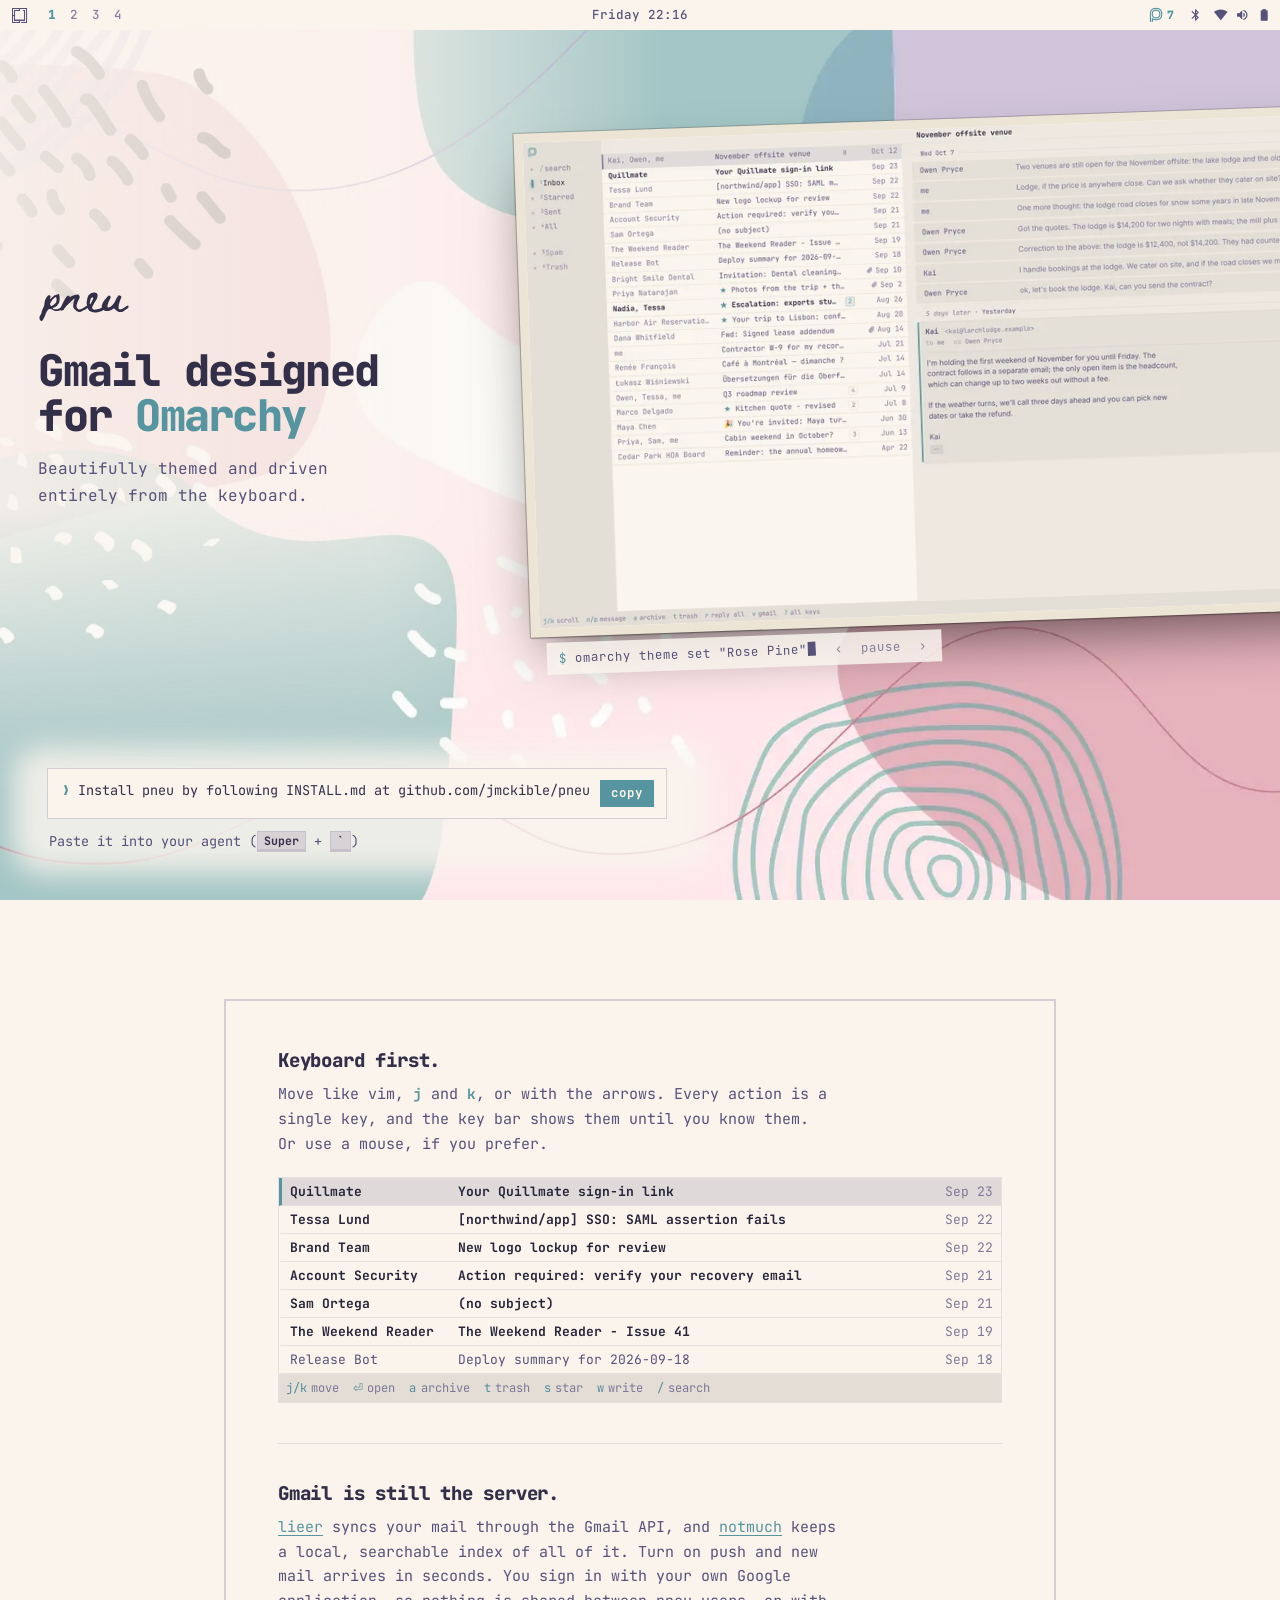
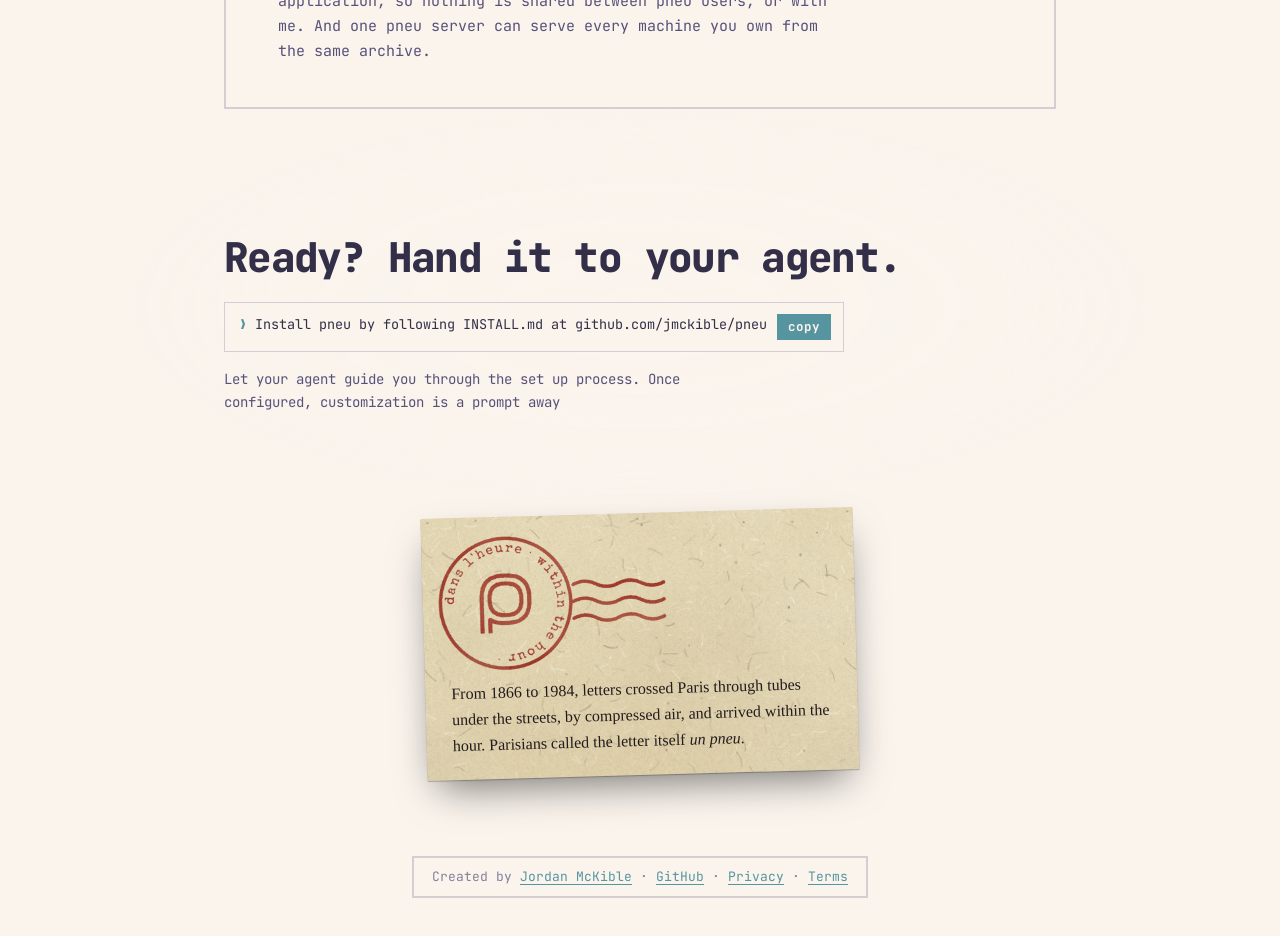
<file: index.html>
<!doctype html>
<html lang="en">
<head>
<meta charset="utf-8">
<meta name="viewport" content="width=device-width, initial-scale=1">
<title>pneu · Gmail designed for Omarchy</title>
<meta name="description" content="A Gmail-native mail client for Omarchy that runs entirely on your own computer.">
<meta property="og:type" content="website">
<meta property="og:site_name" content="pneu">
<meta property="og:title" content="pneu">
<meta property="og:description" content="A Gmail-native mail client for Omarchy that runs entirely on your own computer.">
<meta property="og:url" content="https://pneu.mckible.com/">
<meta property="og:image" content="https://pneu.mckible.com/social.jpg">
<meta property="og:image:width" content="1280">
<meta property="og:image:height" content="640">
<meta property="og:image:alt" content="The pneu postmark stamped in red on manila paper, beside the name pneu in pen">
<meta name="twitter:card" content="summary_large_image">
<meta name="color-scheme" content="dark light">
<link rel="icon" href="favicon.svg" type="image/svg+xml">
<link rel="preload" href="fonts/jbmono.woff2" as="font" type="font/woff2" crossorigin>
<link rel="stylesheet" href="style.css">
</head>
<body>

<!-- The wallpaper: two layers so a theme change can cross-fade. -->
<div class="wall" aria-hidden="true">
  <picture class="layer on">
    <source media="(prefers-color-scheme: light)" srcset="themes/rose-pine-wall-s.webp 900w, themes/rose-pine-wall.webp 1920w" sizes="100vw">
    <img srcset="themes/tokyo-night-wall-s.webp 900w, themes/tokyo-night-wall.webp 1920w" sizes="100vw" src="themes/tokyo-night-wall.webp" alt="" fetchpriority="high">
  </picture>
  <picture class="layer"><img alt=""></picture>
</div>

<!-- The bar: an Omarchy top bar, drawn. Its pneu widget is fixture data. -->
<header class="bar">
  <div class="bar-l">
    <span class="logo" aria-hidden="true">&#xe900;</span>
    <nav class="ws" aria-label="Sections">
      <a href="#top" class="on">1</a><a href="#why">2</a><a href="#ready">3</a><a href="#histoire">4</a>
    </nav>
  </div>
  <div class="bar-c"><span class="clock">Tuesday 13:42</span></div>
  <div class="bar-r">
    <button class="pw" type="button" aria-describedby="pw-tip"><span class="pw-mark" aria-hidden="true">&#xe000;</span><span class="pw-n">7</span><span class="sr"> unread</span></button>
    <div class="tip" id="pw-tip" role="tooltip">7 unread · Tessa, Sam, Nadia +4</div>
    <span class="ico" aria-hidden="true">&#xf00af;</span>
    <span class="ico" aria-hidden="true">&#xf0928;</span>
    <span class="ico" aria-hidden="true">&#xf057e;</span>
    <span class="ico" aria-hidden="true">&#xf0079;</span>
  </div>
</header>

<main>

<!-- Workspace 1: the words on the desktop, and pneu's picture laid on it. -->
<section class="hero" id="top">
  <!-- The ground: veil, words, picture and prompt. A theme change wipes a
       copy of it, in the next theme, across this one (desk.js). -->
  <div class="ground">
  <div class="words">
    <span class="name"><svg viewBox="-16.6 -56.7 264.9 90.2" role="img" aria-label="pneu"><path fill="currentColor" d="M57.7 -14.5Q59.9 -16.3 61.6 -16Q63.2 -15.6 63.2 -12.8Q63.2 -11.9 62.8 -11Q62.4 -10.1 61.9 -9.5Q61.4 -8.8 60.4 -8Q59.4 -7.1 58.9 -6.7Q58.3 -6.3 57.2 -5.6Q56 -4.8 55.7 -4.6Q53.4 -3 50.8 -2Q48.9 -1.1 43.9 -0.1Q38.8 0.9 35.9 0.9Q33.5 0.9 29.2 -0.8Q24.9 -2.4 21.9 -3.8Q18.8 -5.2 18.8 -4.9Q18.8 -4.9 18.1 -4.9Q17.4 -4.9 16.6 -5Q15.7 -5.1 14.1 -4.1Q12.5 -3 10.8 -0.8Q8.3 2.3 6.3 7.7Q4.3 13 3.5 14.4Q2.5 16.4 1.4 19Q0.4 21.6 -0.6 23.4Q-1.6 25.2 -3.3 27.2Q-4.8 29 -5.7 29.4Q-6.5 29.8 -8.5 29Q-10.9 28.1 -11.9 24.4Q-13 20.6 -12.3 17.8Q-11.9 16.1 -9.9 13.2Q-8 10.4 -7.5 9.1Q-6.9 7.5 -6.2 4.3Q-5.5 1.1 -5 -0.2Q-4.3 -2.3 -2.4 -6.2Q-0.5 -10 0.2 -11.9Q1.2 -14.7 1.7 -18.8Q2.1 -22.9 2.8 -26.6Q3.4 -30.3 5.1 -33.2Q5.3 -33.6 5.7 -34.4Q6.1 -35.1 6.5 -35.8Q6.8 -36.4 7.3 -37.2Q7.8 -38.1 8.2 -38.8Q8.7 -39.4 9.2 -40.2Q9.8 -41 10.4 -41.6Q10.9 -42.2 11.5 -42.8Q12.1 -43.3 12.8 -43.7Q13.4 -44.1 14 -44.3Q17.6 -45.3 19.2 -43Q20.8 -40.6 19 -37.7Q16.4 -33.4 17.9 -33.7Q19.4 -34.2 22.8 -37.6Q26.8 -41.6 30.3 -43.7Q33.8 -45.8 38.4 -46.6Q42.8 -47.4 43 -47.7Q43.4 -47.8 43.8 -47.2Q44.2 -46.6 44.6 -45.5Q44.9 -44.4 45.2 -43Q45.4 -41.5 45.6 -40Q45.8 -38.5 45.8 -37.1Q45.7 -23.2 41.8 -19Q39.4 -16.5 38.1 -14.2Q37.7 -13.3 37.2 -13Q36.6 -12.7 36.2 -12.8Q35.9 -12.8 35.2 -12.6Q34.5 -12.4 34 -11.6Q32.6 -10.1 31 -10.1Q29.7 -10 27.7 -8.8Q25.6 -7.5 25.6 -6.7Q25.6 -6.4 26.7 -5.9Q27.7 -5.4 29.2 -5Q30.7 -4.5 32.3 -4.2Q33.9 -3.9 35 -3.9Q36.7 -3.9 39.1 -4.4Q40 -4.8 41.3 -5.2Q42.6 -5.7 43.7 -6.1Q44.8 -6.5 45.5 -6.9Q53.2 -10.9 57.7 -14.5ZM22.5 -13.3Q24.8 -13.3 29.6 -17.5Q34.4 -21.6 35.6 -24.4Q36.9 -27.6 37 -31.4Q37.2 -35.2 36 -37.4Q34.8 -39.5 33.7 -39.2Q32.5 -38.8 28.5 -34.9Q24.7 -31.5 21.5 -26.3Q18.2 -21.1 18.2 -18.7Q18.4 -16.8 19.8 -15.1Q21.2 -13.3 22.5 -13.3ZM51 -13.8Q52.6 -16.5 57.2 -26.2Q61.9 -35.8 65.2 -39.7Q65.7 -40.4 66.2 -41Q67.5 -42.3 69.6 -43Q71.7 -43.6 73.3 -42.8Q74 -42.4 74.2 -40.7Q74.5 -39 75 -38.9Q75.7 -38.8 78.3 -40.7Q83 -43.9 92.8 -46Q96.8 -47 98 -46.8Q99.2 -46.6 101.1 -45Q103.3 -42.7 103.5 -39.4Q103.6 -36.1 101.2 -33.2Q99.6 -30.7 96.9 -23.3Q94.2 -15.9 94.2 -13.1Q94.2 -11.1 95.5 -8.8Q96.8 -6.4 98.8 -4.9Q100.8 -3.3 102.3 -3.3Q104.8 -3.3 112.5 -7.3Q120.2 -11.3 124.6 -14.9Q127.8 -17.4 129.2 -17.2Q130.7 -17.1 130.7 -14.3Q130.7 -13.1 129.6 -11.6Q128.6 -10 126.8 -8.3Q125.1 -6.7 122.7 -5.1Q120.2 -3.4 117.8 -2.4Q111.2 0.7 108.2 2.1Q103.2 4.4 99.4 3.4Q95.6 2.4 90.3 -2.8Q86.2 -7 85.4 -8.6Q84.7 -10.1 84.7 -14.5Q84.7 -20.9 87 -27.8Q89 -34.7 88.5 -35.3Q88 -35.9 80.5 -28.9Q73 -21.8 65.8 -14Q58.5 -6.1 58.5 -4.9Q58.5 -3.9 57.3 -2.7Q56 -1.5 54.2 -0.8Q52.4 0 51 -0.3Q48.8 -0.6 47.8 -3.9Q47.1 -6.1 47.6 -7.8Q48.1 -9.5 51 -13.8ZM172.4 -11.2Q174.6 -13 176.2 -12.7Q177.9 -12.3 177.9 -9.5Q178 -8.6 177.6 -7.7Q177.1 -6.8 176.6 -6.2Q176.1 -5.5 175.2 -4.7Q174.2 -3.9 173.6 -3.5Q173 -3.1 171.9 -2.4Q170.7 -1.6 170.5 -1.4Q168.1 0.2 165.6 1.3Q165.4 1.4 165.1 1.6Q164.7 1.7 164.3 1.9Q163.9 2 163.5 2.2Q163.1 2.3 162.9 2.4L162.6 2.5Q156.5 5 149.5 5.4Q142.3 5.8 139 4.1Q138.6 3.9 135.8 2.7Q133 1.5 131.8 0.6Q129.5 -0.9 127.4 -5.9Q123.5 -14.9 123.5 -21.8Q123.5 -26 125 -32.8Q125.1 -33.2 125.4 -34.5Q125.6 -35.8 125.8 -36.5Q126 -37.1 126.3 -38.2Q126.6 -39.4 126.9 -40.2Q127.2 -41 127.6 -41.9Q128 -42.7 128.4 -43.4Q130.5 -46.3 131.8 -47.6Q137.2 -53.2 145.5 -52.6Q154.1 -51.9 154.8 -46.9Q155.4 -43 154.4 -38.9Q153.3 -34.7 151.8 -32Q150.2 -29.3 147.5 -25Q144.7 -20.7 143.5 -18.4Q139.1 -10.1 139.1 -8.5Q139.1 -7.2 141.6 -4.8Q143.2 -3.3 144.5 -3Q145.7 -2.7 149 -3.3Q154.2 -4 160.3 -5.8Q162.6 -6.6 167 -8.5Q171.4 -10.4 172.4 -11.2ZM133.6 -18.3Q134.5 -18.3 138.6 -26.1Q142.6 -33.9 142.6 -35.5Q142.6 -37.4 140.6 -38Q138.5 -38.5 137.3 -37Q136.3 -35.8 135.3 -33.4Q134.3 -31 133.7 -28.5Q133.2 -26 132.8 -23.7Q132.4 -21.4 132.6 -19.9Q132.8 -18.3 133.6 -18.3ZM238.8 -13.4Q241.1 -15.2 242.7 -14.9Q244.3 -14.6 244.3 -11.7Q244.3 -10.8 243.9 -9.9Q243.6 -9 243.1 -8.4Q242.6 -7.8 241.6 -7Q240.6 -6.1 240 -5.7Q239.4 -5.3 238.3 -4.6Q237.1 -3.8 236.8 -3.6Q229.8 1.3 229.5 1.6Q228.9 2.2 226.6 2.9Q224.2 3.6 222.9 3.6Q221.2 4.1 219.9 4.1Q218.6 4.1 217 3.7Q215.3 3.2 214.6 2.9Q213.8 2.6 213.3 2.4Q210.6 1.1 205.9 -3.3L202 -7L197 -3.3Q191.8 0.2 185.8 1Q180.6 1.5 176 -0.1Q171.4 -1.7 168.8 -5.7Q166.1 -9.6 167.2 -15.1Q168.4 -20.9 173 -27.9Q177.5 -34.8 182.6 -39.7Q186.5 -43.4 188.8 -43.4Q189.9 -43.4 191.8 -41.4Q193.1 -40 193.1 -39.1Q193 -38.2 191.5 -35.4Q179.2 -11.3 185.1 -9.2L185.9 -9.1Q190 -8.5 197.2 -15.9Q204.4 -23.3 207.2 -30.9Q209.3 -36 212.3 -40.1Q214.9 -43.7 216.1 -44.2Q217.3 -44.6 220.6 -42.9Q223.4 -41.4 223.6 -39.5Q223.8 -37.6 221.5 -33.4Q220.4 -31.7 219.8 -29.6Q219 -27.6 218.6 -26Q218.4 -25.5 218.1 -24.1Q217.8 -22.8 217.5 -21.9Q216.9 -19.4 216.4 -17.8Q215.4 -13.6 215.4 -9.9Q215.4 -6.1 216.6 -4.9Q217.6 -3.9 220.9 -3.7Q221.4 -3.9 223.6 -4.7Q225.8 -5.4 226.6 -5.8Q234.3 -9.8 238.8 -13.4Z"/></svg></span>
    <h1>Gmail designed for <span class="acc">Omarchy</span></h1>
    <p class="sub">Beautifully themed and driven entirely from the keyboard.</p>
  </div>

  <figure class="photo">
    <div class="print">
      <div class="stack">
        <picture class="layer on">
          <source media="(max-width: 560px) and (prefers-color-scheme: light)" srcset="themes/rose-pine-narrow.webp">
          <source media="(max-width: 560px)" srcset="themes/tokyo-night-narrow.webp">
          <source media="(prefers-color-scheme: light)" srcset="themes/rose-pine-app-s.webp 900w, themes/rose-pine-app.webp 2000w" sizes="(max-width: 980px) 100vw, 66vw">
          <img class="shot" srcset="themes/tokyo-night-app-s.webp 900w, themes/tokyo-night-app.webp 2000w" sizes="(max-width: 980px) 100vw, 66vw" src="themes/tokyo-night-app.webp" alt="A screenshot of pneu: the eight-message thread “November offsite venue” beside the inbox, in the current Omarchy theme" fetchpriority="high">
        </picture>
        <picture class="layer"><img class="shot" alt=""></picture>
        <i class="mk" data-k="tl"></i><i class="mk" data-k="tr"></i><i class="mk" data-k="bl"></i><i class="mk" data-k="br"></i>
      </div>
    </div>
    <figcaption class="cap">
      <span class="sh"><span class="dollar">$</span> <span class="typed">omarchy theme set "Tokyo Night"</span><span class="caret"></span></span>
      <span class="ctl">
        <button type="button" class="prev" aria-label="Previous theme">‹</button>
        <button type="button" class="pause" aria-label="Pause the theme cycle" aria-pressed="false">pause</button>
        <button type="button" class="next" aria-label="Next theme">›</button>
      </span>
    </figcaption>
  </figure>

  <div class="act">
    <div class="prompt">
      <code><span class="ps" aria-hidden="true">❯ </span><span class="cmd">Install pneu by following INSTALL.md at <wbr>github.com/jmckible/pneu</span></code>
      <button class="copy" type="button">copy</button>
    </div>
    <p class="note">Paste it into your agent (<kbd class="key">Super</kbd> + <kbd class="key">`</kbd>)</p>
  </div>
  </div>
  <span class="sweep" aria-hidden="true"></span>
</section>

<!-- Workspace 2: one window, two short sections. -->
<section class="win pitches" id="why" aria-label="What pneu is">
  <div class="kb">
    <h2>Keyboard first.</h2>
    <p>Move like vim, <kbd>j</kbd> and <kbd>k</kbd>, or with the arrows. Every action is a single key, and the key bar shows them until you know them.</p>
    <p>Or use a mouse, if you prefer.</p>
        <!-- Drawn, not recorded: pneu's list and key bar in the page's theme, scripted. -->
    <div class="kdemo" aria-hidden="true">
      <div class="kwin">
        <ol class="krows">
          <li class="cursor"></li>
          <li class="row unread"><span class="authors">Quillmate</span><span class="subject">Your Quillmate sign-in link</span><span></span><span class="date">Sep 23</span></li>
          <li class="row unread"><span class="authors">Tessa Lund</span><span class="subject">[northwind/app] SSO: SAML assertion fails</span><span></span><span class="date">Sep 22</span></li>
          <li class="row unread"><span class="authors">Brand Team</span><span class="subject">New logo lockup for review</span><span></span><span class="date">Sep 22</span></li>
          <li class="row unread"><span class="authors">Account Security</span><span class="subject">Action required: verify your recovery email</span><span></span><span class="date">Sep 21</span></li>
          <li class="row unread"><span class="authors">Sam Ortega</span><span class="subject">(no subject)</span><span></span><span class="date">Sep 21</span></li>
          <li class="row unread"><span class="authors">The Weekend Reader</span><span class="subject">The Weekend Reader - Issue 41</span><span></span><span class="date">Sep 19</span></li>
          <li class="row"><span class="authors">Release Bot</span><span class="subject">Deploy summary for 2026-09-18</span><span></span><span class="date">Sep 18</span></li>
          <li class="row unread attach"><span class="authors">Bright Smile Dental</span><span class="subject">Invitation: Dental cleaning</span><span></span><span class="date">Sep 10</span></li>
          <li class="row flagged attach"><span class="authors">Priya Natarajan</span><span class="subject">Photos from the trip + a few videos</span><span></span><span class="date">Sep 2</span></li>
          <li class="row unread flagged"><span class="authors">Nadia Holt, Tessa Lund</span><span class="subject">Escalation: exports stuck in queue</span><span class="count">2</span><span class="date">Aug 26</span></li>
        </ol>
        <div class="kbar">
          <p class="keys"><span class="h" data-learn="jk"><kbd>j/k</kbd>move</span><span class="h"><kbd>⏎</kbd>open</span><span class="h" data-learn="a"><kbd>a</kbd>archive</span><span class="h"><kbd>t</kbd>trash</span><span class="h"><kbd>s</kbd>star</span><span class="h"><kbd>w</kbd>write</span><span class="h"><kbd>/</kbd>search</span><span class="h"><kbd>?</kbd>all keys</span></p>
          <span class="status">Archived · z to undo<span class="undo">Undo</span></span>
        </div>
      </div>
      <div class="press"><kbd class="cap"></kbd></div>
    </div>
  </div>
  <div class="how">
    <h2>Gmail is still the server.</h2>
    <p><a href="https://github.com/gauteh/lieer">lieer</a> syncs your mail through the Gmail API, and <a href="https://notmuchmail.org/">notmuch</a> keeps a local, searchable index of all of it. Turn on push and new mail arrives in seconds. You sign in with your own Google application, so nothing is shared between pneu users, or with me. And one pneu server can serve every machine you own from the same archive.</p>
  </div>
</section>

<!-- Workspace 3: the close, back on the desktop. -->
<section class="ready" id="ready">
  <h2>Ready? Hand it to your agent.</h2>
  <div class="prompt">
    <code><span class="ps" aria-hidden="true">❯ </span><span class="cmd">Install pneu by following INSTALL.md at <wbr>github.com/jmckible/pneu</span></code>
    <button class="copy" type="button">copy</button>
  </div>
  <p class="note">Let your agent guide you through the set up process. Once configured, customization is a prompt away</p>
</section>

<!-- Workspace 4: the one piece of paper on the desk. -->
<section class="histoire" id="histoire">
  <article class="card">
    <img class="stamp" src="img/stamp-inked.webp" width="750" height="450" loading="lazy" alt="The pneu postmark: a p drawn as a pneumatic tube, ringed by “dans l'heure · within the hour”">
    <p>From 1866 to 1984, letters crossed Paris through tubes under the streets, by compressed air, and arrived within the hour. Parisians called the letter itself <em>un pneu</em>.</p>
  </article>
</section>

</main>

<footer class="foot">
  <nav class="win">Created by <a href="https://jordan.mckible.com">Jordan McKible</a> · <a href="https://github.com/jmckible/pneu">GitHub</a> · <a href="privacy/">Privacy</a> · <a href="terms/">Terms</a></nav>
</footer>

<script src="themes.js"></script>
<script src="desk.js"></script>
</body>
</html>
</file>
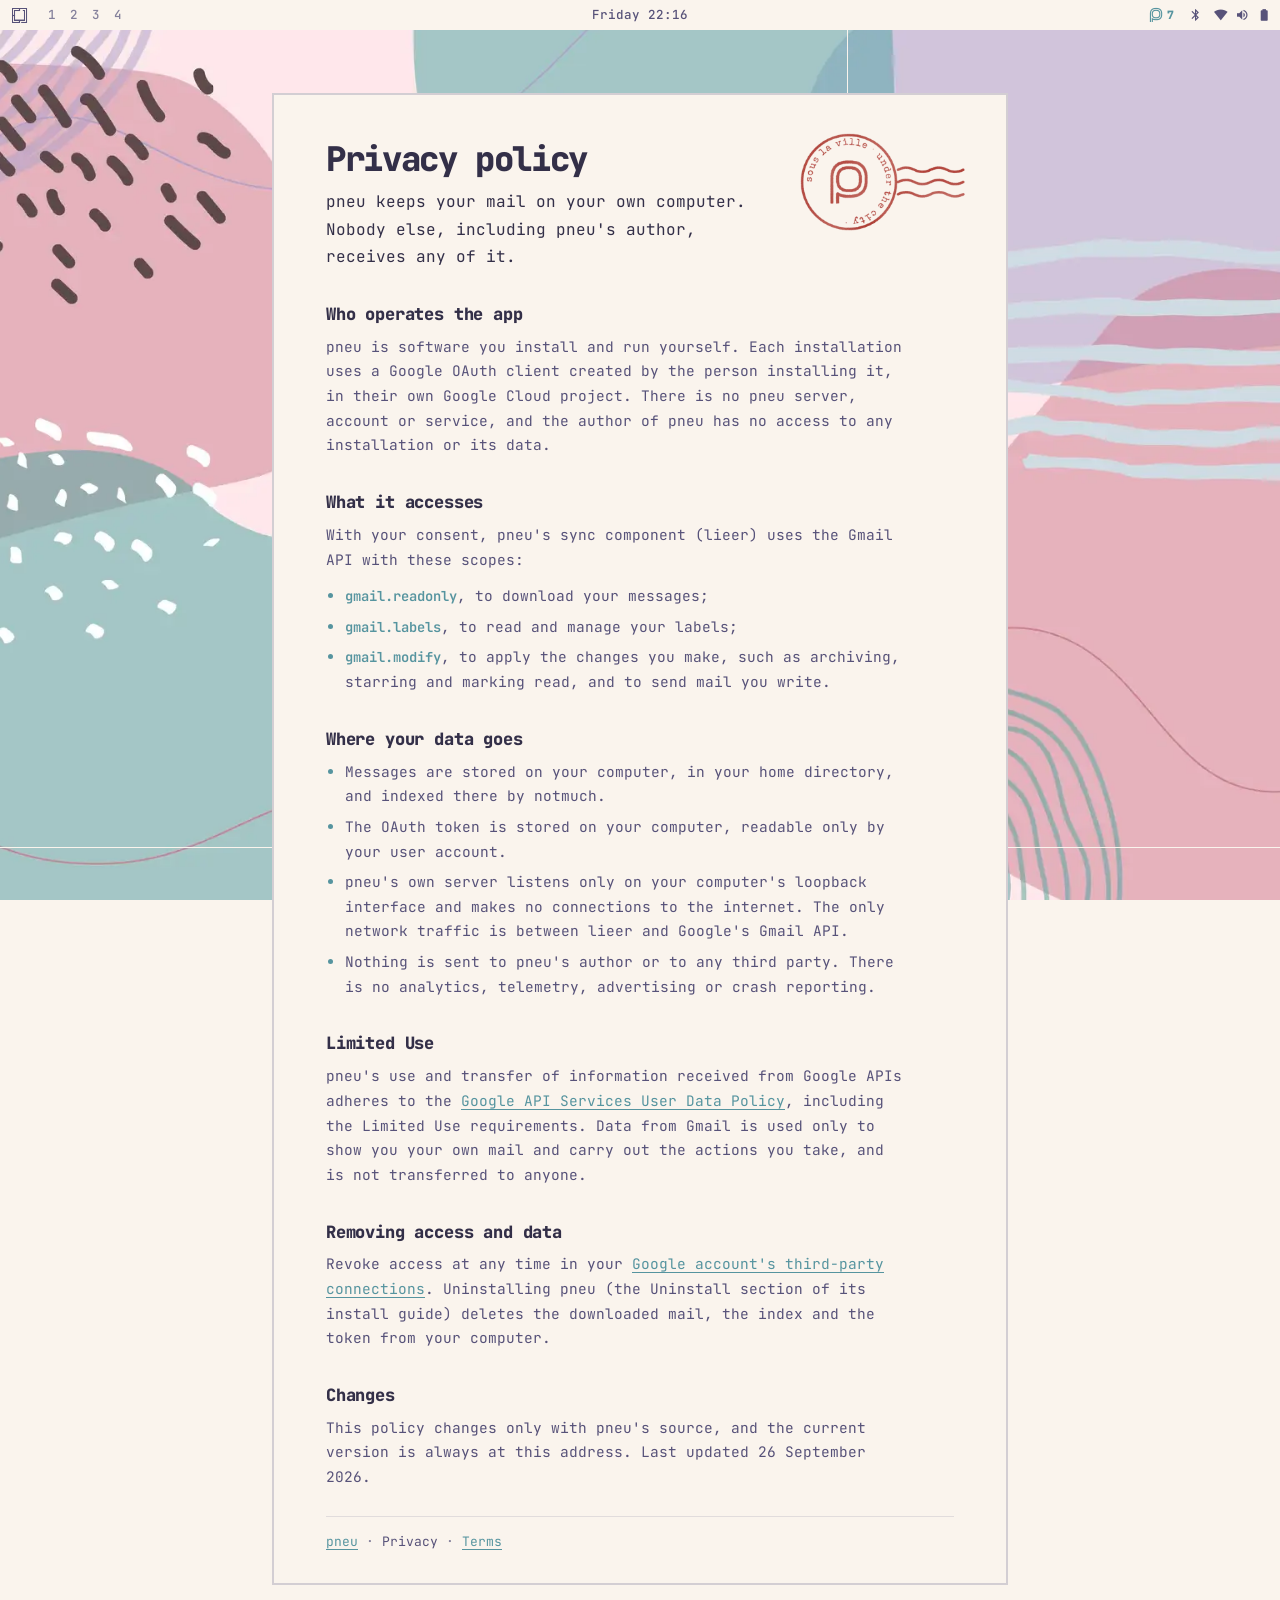
<file: privacy/index.html>
<!doctype html>
<html lang="en">
<head>
<meta charset="utf-8">
<meta name="viewport" content="width=device-width, initial-scale=1">
<title>pneu privacy</title>
<meta name="description" content="pneu keeps your Gmail on your own computer and sends it nowhere else.">
<meta property="og:type" content="website">
<meta property="og:site_name" content="pneu">
<meta property="og:title" content="pneu privacy">
<meta property="og:description" content="pneu keeps your Gmail on your own computer and sends it nowhere else.">
<meta property="og:url" content="https://pneu.mckible.com/privacy/">
<meta property="og:image" content="https://pneu.mckible.com/social.jpg">
<meta property="og:image:width" content="1280">
<meta property="og:image:height" content="640">
<meta property="og:image:alt" content="The pneu postmark stamped in red on manila paper, beside the name pneu in pen">
<meta name="twitter:card" content="summary_large_image">
<meta name="color-scheme" content="dark light">
<link rel="icon" href="../favicon.svg" type="image/svg+xml">
<link rel="preload" href="../fonts/jbmono.woff2" as="font" type="font/woff2" crossorigin>
<link rel="stylesheet" href="../style.css">
<!-- The theme: the last one seen on the home page, else Tokyo Night (Rose
     Pine on a light system). Set before the first paint. -->
<script src="../themes.js"></script>
<script src="../reading.js"></script>
</head>
<body class="reading">

<div class="wall" aria-hidden="true"><img class="wall-img" alt=""></div>

<header class="bar">
  <div class="bar-l">
    <span class="logo" aria-hidden="true">&#xe900;</span>
    <nav class="ws" aria-label="Home page sections">
      <a href="../#top">1</a><a href="../#why">2</a><a href="../#ready">3</a><a href="../#histoire">4</a>
    </nav>
  </div>
  <div class="bar-c"><span class="clock">Tuesday 13:42</span></div>
  <div class="bar-r">
    <button class="pw" type="button" aria-describedby="pw-tip"><span class="pw-mark" aria-hidden="true">&#xe000;</span><span class="pw-n">7</span><span class="sr"> unread</span></button>
    <div class="tip" id="pw-tip" role="tooltip">7 unread · Tessa, Sam, Nadia +4</div>
    <span class="ico" aria-hidden="true">&#xf00af;</span>
    <span class="ico" aria-hidden="true">&#xf0928;</span>
    <span class="ico" aria-hidden="true">&#xf057e;</span>
    <span class="ico" aria-hidden="true">&#xf0079;</span>
  </div>
</header>

<main class="page">
<article class="win legal">
<span class="sig"><img class="lt" src="../img/stamp-sous-la-ville-inked.webp" width="500" height="300" alt="The pneu postmark, ringed by “sous la ville · under the city”"><img class="dk" src="../img/stamp-sous-la-ville-inked-dark.webp" width="500" height="300" alt="" loading="lazy"></span>
<h1>Privacy policy</h1>
<p class="lede">pneu keeps your mail on your own computer. Nobody else,
including pneu's author, receives any of it.</p>

<h2>Who operates the app</h2>
<p>pneu is software you install and run yourself. Each installation uses a
Google OAuth client created by the person installing it, in their own Google
Cloud project. There is no pneu server, account or service, and the author of
pneu has no access to any installation or its data.</p>

<h2>What it accesses</h2>
<p>With your consent, pneu's sync component (lieer) uses the Gmail API with
these scopes:</p>
<ul>
<li><code>gmail.readonly</code>, to download your messages;</li>
<li><code>gmail.labels</code>, to read and manage your labels;</li>
<li><code>gmail.modify</code>, to apply the changes you make, such as
archiving, starring and marking read, and to send mail you write.</li>
</ul>

<h2>Where your data goes</h2>
<ul>
<li>Messages are stored on your computer, in your home directory, and indexed
there by notmuch.</li>
<li>The OAuth token is stored on your computer, readable only by your user
account.</li>
<li>pneu's own server listens only on your computer's loopback interface and
makes no connections to the internet. The only network traffic is between
lieer and Google's Gmail API.</li>
<li>Nothing is sent to pneu's author or to any third party. There is no
analytics, telemetry, advertising or crash reporting.</li>
</ul>

<h2>Limited Use</h2>
<p>pneu's use and transfer of information received from Google APIs adheres to
the <a href="https://developers.google.com/terms/api-services-user-data-policy">Google
API Services User Data Policy</a>, including the Limited Use requirements. Data
from Gmail is used only to show you your own mail and carry out the actions you
take, and is not transferred to anyone.</p>

<h2>Removing access and data</h2>
<p>Revoke access at any time in your
<a href="https://myaccount.google.com/connections">Google account's third-party
connections</a>. Uninstalling pneu (the Uninstall section of its install
guide) deletes the downloaded mail, the index and the token from your
computer.</p>

<h2>Changes</h2>
<p>This policy changes only with pneu's source, and the current version is always
at this address. Last updated 26 September 2026.</p>

<nav class="links"><a href="../">pneu</a> · <a href="../privacy/" aria-current="page">Privacy</a> · <a href="../terms/">Terms</a></nav>
</article>
</main>

</body>
</html>
</file>
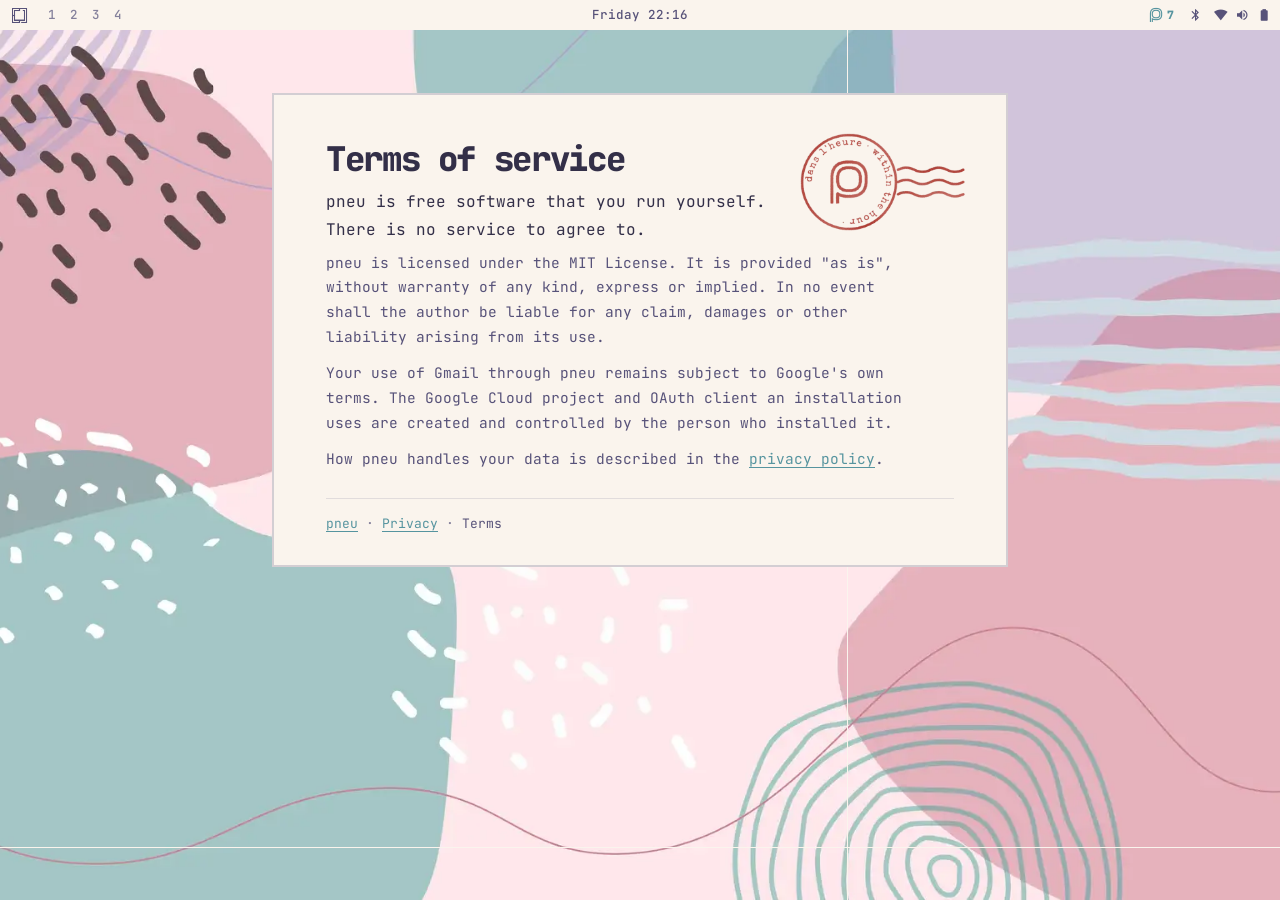
<file: terms/index.html>
<!doctype html>
<html lang="en">
<head>
<meta charset="utf-8">
<meta name="viewport" content="width=device-width, initial-scale=1">
<title>pneu terms</title>
<meta name="description" content="pneu is free software provided as is, under the MIT License.">
<meta property="og:type" content="website">
<meta property="og:site_name" content="pneu">
<meta property="og:title" content="pneu terms">
<meta property="og:description" content="pneu is free software provided as is, under the MIT License.">
<meta property="og:url" content="https://pneu.mckible.com/terms/">
<meta property="og:image" content="https://pneu.mckible.com/social.jpg">
<meta property="og:image:width" content="1280">
<meta property="og:image:height" content="640">
<meta property="og:image:alt" content="The pneu postmark stamped in red on manila paper, beside the name pneu in pen">
<meta name="twitter:card" content="summary_large_image">
<meta name="color-scheme" content="dark light">
<link rel="icon" href="../favicon.svg" type="image/svg+xml">
<link rel="preload" href="../fonts/jbmono.woff2" as="font" type="font/woff2" crossorigin>
<link rel="stylesheet" href="../style.css">
<!-- The theme: the last one seen on the home page, else Tokyo Night (Rose
     Pine on a light system). Set before the first paint. -->
<script src="../themes.js"></script>
<script src="../reading.js"></script>
</head>
<body class="reading">

<div class="wall" aria-hidden="true"><img class="wall-img" alt=""></div>

<header class="bar">
  <div class="bar-l">
    <span class="logo" aria-hidden="true">&#xe900;</span>
    <nav class="ws" aria-label="Home page sections">
      <a href="../#top">1</a><a href="../#why">2</a><a href="../#ready">3</a><a href="../#histoire">4</a>
    </nav>
  </div>
  <div class="bar-c"><span class="clock">Tuesday 13:42</span></div>
  <div class="bar-r">
    <button class="pw" type="button" aria-describedby="pw-tip"><span class="pw-mark" aria-hidden="true">&#xe000;</span><span class="pw-n">7</span><span class="sr"> unread</span></button>
    <div class="tip" id="pw-tip" role="tooltip">7 unread · Tessa, Sam, Nadia +4</div>
    <span class="ico" aria-hidden="true">&#xf00af;</span>
    <span class="ico" aria-hidden="true">&#xf0928;</span>
    <span class="ico" aria-hidden="true">&#xf057e;</span>
    <span class="ico" aria-hidden="true">&#xf0079;</span>
  </div>
</header>

<main class="page">
<article class="win legal">
<span class="sig"><img class="lt" src="../img/stamp-inked-small.webp" width="500" height="300" alt="The pneu postmark: a p drawn as a pneumatic tube, ringed by “dans l'heure · within the hour”"><img class="dk" src="../img/stamp-inked-small-dark.webp" width="500" height="300" alt="" loading="lazy"></span>
<h1>Terms of service</h1>
<p class="lede">pneu is free software that you run yourself. There is no
service to agree to.</p>

<p>pneu is licensed under the MIT License. It is provided "as is", without
warranty of any kind, express or implied. In no event shall the author be
liable for any claim, damages or other liability arising from its use.</p>

<p>Your use of Gmail through pneu remains subject to Google's own terms. The
Google Cloud project and OAuth client an installation uses are created and
controlled by the person who installed it.</p>

<p>How pneu handles your data is described in the <a href="../privacy/">privacy
policy</a>.</p>

<nav class="links"><a href="../">pneu</a> · <a href="../privacy/">Privacy</a> · <a href="../terms/" aria-current="page">Terms</a></nav>
</article>
</main>

</body>
</html>
</file>
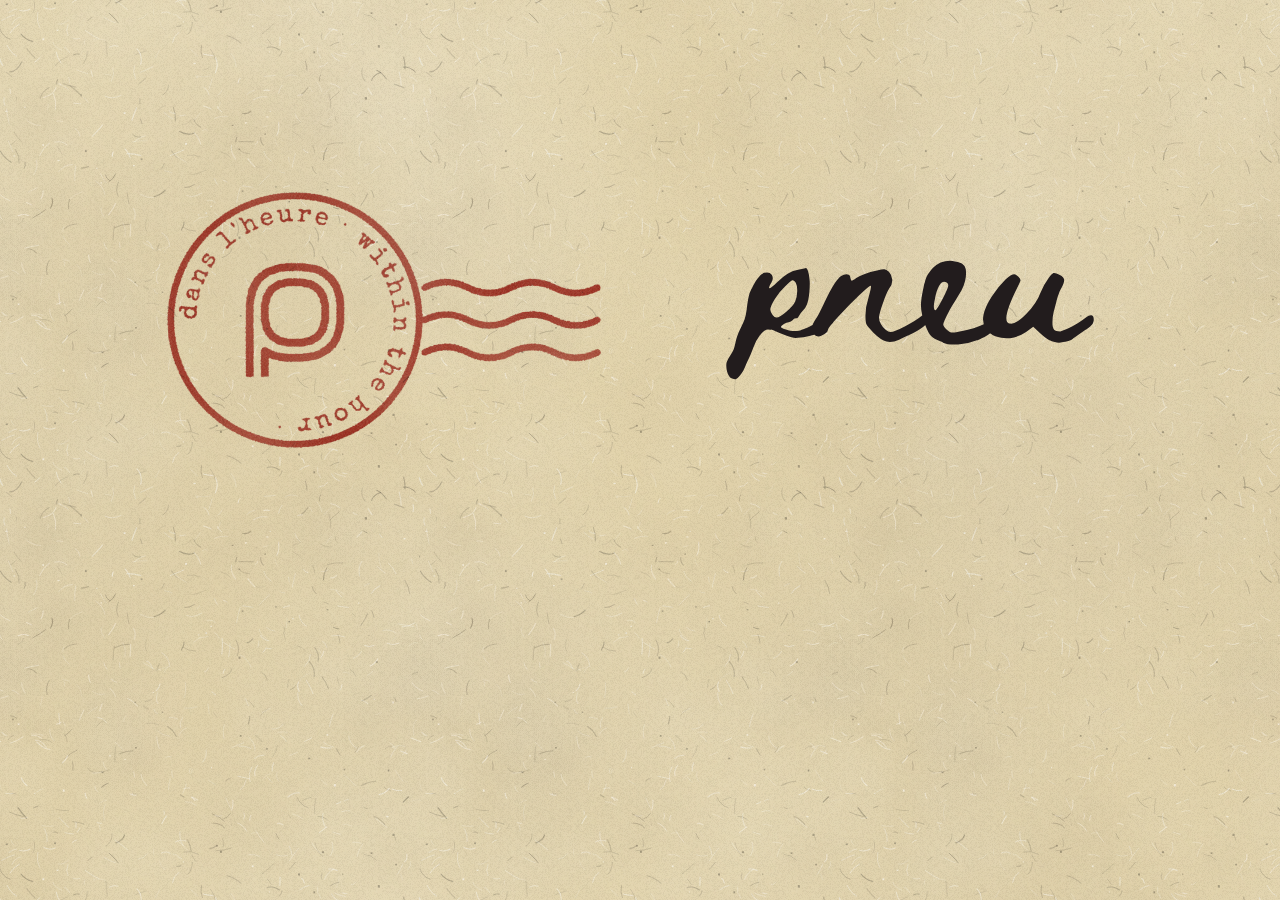
<file: social.html>
<!doctype html>
<!-- The link-preview card, social.jpg (1280 × 640): og:image for these pages
     and the GitHub repo's social preview. Regenerate with
     chromium --headless --force-device-scale-factor=2 --window-size=1280,640 \
       --screenshot=social@2x.png social.html
     then magick social@2x.png -resize 1280x640 -quality 88 social.jpg
     (GitHub caps a social preview at 1MB; the PNG is over). -->
<html lang="en">
<head>
<meta charset="utf-8">
<title>pneu social card</title>
<style>
  html, body { margin: 0; width: 1280px; height: 640px; overflow: hidden; }
  body {
    display: flex; align-items: center; gap: 110px; padding: 0 90px; justify-content: center; box-sizing: border-box;
    background: url(tex/paper.webp) 0 0 / 420px, url(tex/mottle.webp) 0 0 / 1100px, #e2d3ab;
    color: #221c1d;
  }
  .stamp { width: 450px; height: auto; mix-blend-mode: multiply; flex: none; margin-left: -20px; }
  .name { display: block; width: 380px; height: auto; }
</style>
</head>
<body>
<img class="stamp" src="stamp-inked.webp" alt="">
<img class="name" src="wordmark-ink.svg" alt="pneu">
</body>
</html>
</file>
<file: style.css>
/* pneu.mckible.com, the "desktop" study, round 2.
   The page is an Omarchy desktop: the theme's wallpaper behind everything and
   an Omarchy bar on top. The words sit on the desktop itself; pneu's
   screenshot is a picture laid on it, and changes visibly with the theme.
   The four colours are exactly what pneu's theme hook writes (--bg --fg
   --accent --selection), plus the theme's red; every other tone is mixed
   from them. desk.js swaps the four, and the registered properties glide. */

@font-face { font-family: "JB"; src: url(fonts/jbmono.woff2) format("woff2"); font-weight: 100 800; font-display: swap; }
@font-face { font-family: "Omarchy Logo"; src: url(fonts/omarchy-logo.woff2) format("woff2"); font-display: block; }
@font-face { font-family: "Bar Icons"; src: url(fonts/bar-icons.woff2) format("woff2"); font-display: block; }
@font-face { font-family: "pneu mark"; src: url(fonts/pneu-mark.woff2) format("woff2"); font-display: block; }

@property --bg { syntax: "<color>"; inherits: true; initial-value: #1a1b26; }
@property --fg { syntax: "<color>"; inherits: true; initial-value: #a9b1d6; }
@property --accent { syntax: "<color>"; inherits: true; initial-value: #7aa2f7; }
@property --selection { syntax: "<color>"; inherits: true; initial-value: #292e42; }
@property --red { syntax: "<color>"; inherits: true; initial-value: #f7768e; }

/* Tokyo Night, Omarchy's default, until desk.js says otherwise; Rose Pine on
   a light system. */
:root {
  color-scheme: dark;
  --bg: #1a1b26; --fg: #a9b1d6; --accent: #7aa2f7; --selection: #292e42; --red: #f7768e;
  --out: clamp(12px, 3vw, 48px);
  --barh: 30px;
}
/* The derived tones, wherever a theme's four colours are set: the page, and
   the hero's next-theme copy during a wipe. */
:root, .themed {
  --muted: color-mix(in oklab, var(--fg) 70%, var(--bg));
  --border: color-mix(in oklab, var(--fg) 14%, var(--bg));
  --strong: light-dark(color-mix(in oklab, var(--fg) 70%, black), color-mix(in oklab, var(--fg) 60%, white));
  --inactive: color-mix(in oklab, var(--fg) 22%, var(--bg));
  --veil: color-mix(in oklab, var(--bg) 86%, transparent);
}
@media (prefers-color-scheme: light) {
  :root { color-scheme: light; --bg: #faf4ed; --fg: #575279; --accent: #56949f; --selection: #dfdad9; --red: #b4637a; }
}
:root[data-mode="dark"] { color-scheme: dark; }
:root[data-mode="light"] { color-scheme: light; }

* { box-sizing: border-box; }
html { scroll-padding-top: calc(var(--barh) + 8px); }
body {
  margin: 0; overflow-x: clip;
  background: var(--bg); color: var(--fg);
  font: 15px/1.65 "JB", ui-monospace, monospace;
  font-variant-ligatures: none;
  -webkit-font-smoothing: antialiased;
}
a { color: var(--accent); text-underline-offset: 3px; text-decoration-thickness: 1px; }
a:hover { text-decoration-thickness: 2px; }
button { font: inherit; color: inherit; }
kbd { font: 700 .95em "JB", monospace; color: var(--accent); }
.sr { position: absolute; width: 1px; height: 1px; overflow: hidden; clip-path: inset(50%); white-space: nowrap; }
:focus-visible { outline: 2px solid var(--accent); outline-offset: 2px; }

/* ---------- the wallpaper ---------- */
.wall { position: fixed; inset: 0; z-index: -1; background: var(--bg); }
.wall .layer { position: absolute; inset: 0; opacity: 0; }
.wall .layer.on { opacity: 1; }
.wall .layer.in { z-index: 1; opacity: 1; }
.wall img { width: 100%; height: 100%; object-fit: cover; display: block; }

/* ---------- the bar ---------- */
.bar {
  position: sticky; top: 0; z-index: 10; height: var(--barh);
  display: grid; grid-template-columns: 1fr auto 1fr; align-items: center;
  padding: 0 12px; background: var(--bg); color: var(--fg); font-size: 12.5px;
}
.bar-l, .bar-r { display: flex; align-items: center; min-width: 0; }
.bar-r { justify-content: flex-end; gap: 15px; position: relative; }
.logo { font: 15px/1 "Omarchy Logo"; margin-right: 14px; }
.ws { display: flex; }
.ws a { color: var(--muted); text-decoration: none; width: 22px; text-align: center; font-weight: 500; transition: color .3s; }
.ws a.on { color: var(--accent); font-weight: 800; }
.ws a:hover { color: var(--fg); }
.clock { font-weight: 500; white-space: nowrap; }
.ico { font: 14px/1 "Bar Icons"; }
.pw { all: unset; display: inline-flex; align-items: center; gap: 4px; cursor: pointer; color: var(--accent); padding: 4px 2px; }
.pw-mark { font: 14px/1 "pneu mark"; }
.pw-n { font-weight: 800; font-size: 11.5px; }
.tip {
  position: absolute; top: calc(100% + 6px); right: 70px; white-space: nowrap;
  background: var(--bg); color: var(--fg); border: 1px solid var(--inactive);
  padding: 5px 10px; font-size: 12px; opacity: 0; pointer-events: none; transform: translateY(-3px);
  transition: opacity .2s, transform .2s;
}
.pw:hover + .tip, .pw:focus-visible + .tip { opacity: 1; transform: none; }

/* ---------- windows ---------- */
.win { background: var(--bg); color: var(--fg); border: 2px solid var(--inactive); }

/* ---------- the hero ---------- */
.hero { overflow-x: clip; position: relative; isolation: isolate; }
.ground { position: relative; isolation: isolate; min-height: calc(100svh - var(--barh)); padding: var(--out); display: grid; color: var(--fg); }
/* A veil of the theme's ground under the words, so they read on any
   wallpaper; the picture sits clear of it. */
.ground::before { content: ""; position: absolute; inset: 0; z-index: -1; pointer-events: none; }
/* The next theme's copy of the ground, laid over the live one during a
   wipe: its own wallpaper behind it (desk.js places it to match the fixed
   one), so every pixel is wholly the old theme's or the new one's. It never
   takes a pointer or focus (inert); clicks fall through to the live ground. */
.bar.next { position: absolute; inset: 0; pointer-events: none; }
.ground.next { position: absolute; inset: 0; z-index: 2; pointer-events: none; background-repeat: no-repeat; }

.name svg { display: block; width: 92px; height: auto; color: var(--strong); margin-bottom: 26px; }
h1 {
  font-size: clamp(32px, 3.4vw, 54px); line-height: 1.04; letter-spacing: -0.04em;
  font-weight: 800; margin: 0 0 18px; color: var(--strong); text-wrap: balance;
}
.acc { color: var(--accent); }
.sub { font-size: 16px; margin: 0; max-width: 32ch; color: var(--fg); }

.prompt {
  display: flex; align-items: flex-start; gap: 10px;
  border: 1px solid var(--inactive); background: var(--bg);
  padding: 11px 12px 11px 14px;
}
.prompt code { font: 13.5px/1.55 "JB", monospace; flex: 1; min-width: 0; overflow-wrap: break-word; color: var(--strong); }
.ps { color: var(--accent); font-weight: 800; }
.copy { flex: none; border: 0; cursor: pointer; padding: 3px 11px; font-size: 12.5px; font-weight: 700; background: var(--accent); color: var(--bg); }
.copy:hover { filter: brightness(1.08); }
.copy.done { background: var(--fg); }
.note { color: var(--muted); font-size: 12.5px; margin: 10px 0 0; line-height: 1.6; max-width: 46ch; }

/* The picture: a print of the app on a warm mat with a fine edge, so it
   reads on a light wallpaper as well as a dark one, and a shadow under it. */
.photo { margin: 0; min-width: 0; position: relative; }
.print {
  position: relative; padding: 9px;
  background: #ece5d5;
  box-shadow: 0 0 0 1px rgba(40, 30, 20, .22), 0 1px 2px rgba(0,0,0,.3), 0 28px 60px -18px rgba(0,0,0,.6);
}
.stack { position: relative; aspect-ratio: 1400 / 820; overflow: hidden; background: var(--bg); }
.stack .layer { position: absolute; inset: 0; }
.stack .layer:not(.on) { visibility: hidden; }
.stack .layer.in { visibility: visible; z-index: 1; }
.stack img { display: block; width: 100%; height: 100%; object-fit: cover; object-position: left top; }

.cap {
  display: flex; align-items: center; justify-content: space-between; gap: 12px;
  margin-top: 14px; padding: 5px 6px 5px 12px; font-size: 12.5px; color: var(--muted);
  background: var(--veil); width: fit-content; max-width: 100%;
}
.sh { white-space: nowrap; overflow: hidden; min-width: 0; }
.dollar { color: var(--accent); }
.typed { color: var(--fg); }
.caret { display: inline-block; width: .6em; height: 1.1em; vertical-align: -0.2em; background: var(--fg); margin-left: 1px; animation: blink 1.1s steps(1) infinite; }
@keyframes blink { 50% { opacity: 0; } }
.ctl { display: flex; gap: 2px; flex: none; }
.ctl button { background: none; border: 1px solid transparent; color: var(--muted); cursor: pointer; padding: 0 7px; line-height: 1.6; }
.ctl button:hover { color: var(--accent); border-color: var(--border); }
.ctl .pause[aria-pressed="true"] { color: var(--accent); }

/* The words down the left on a veil of the theme's ground; the print laid at
   an angle, running off the right edge; the prompt and its note along the
   foot of the desk. A theme change sweeps across all of it, left to right. */
@media (min-width: 981px) {
  .ground {
    grid-template-columns: minmax(330px, 27rem) minmax(0, 1fr);
    grid-template-rows: 1fr auto 1fr auto; column-gap: clamp(28px, 4vw, 64px);
  }
  /* The veil fades out downwards as well as rightwards, so it has no lower
     edge: the hero ends on clear wallpaper. */
  .ground::before {
    background: linear-gradient(90deg, color-mix(in oklab, var(--bg) 90%, transparent) 0, color-mix(in oklab, var(--bg) 72%, transparent) 30%, transparent 52%);
    -webkit-mask-image: linear-gradient(180deg, #000 0, #000 55%, transparent 88%);
    mask-image: linear-gradient(180deg, #000 0, #000 55%, transparent 88%);
  }
  .words { grid-column: 1; grid-row: 2; }
  .photo { grid-column: 2; grid-row: 1 / 4; align-self: center; margin-right: calc(-1 * var(--out) - 7vw); }
  .print { transform: rotate(-2deg); transform-origin: 30% 50%; }
  .cap { margin-left: 3%; transform: rotate(-2deg); transform-origin: left center; }
  .act {
    grid-column: 1 / -1; grid-row: 4; margin-top: 28px;
    width: fit-content; max-width: 100%; padding: 9px 20px 9px 9px;
  }
  .prompt code { white-space: nowrap; }
  .act .note { margin: 12px 0 0 2px; max-width: 66ch; font-size: 13.5px; color: var(--fg); }
}

/* The prompt and its note sit on a pool of the theme's ground with soft,
   blurred edges, not a box. */
.act { position: relative; isolation: isolate; }
.act::before { content: ""; position: absolute; inset: -12px -26px; z-index: -1; pointer-events: none; background: var(--veil); filter: blur(14px); border-radius: 30px; }

/* The sweep: a fine line along the wipe's edge, so it reads as one pass. */
.sweep {
  position: absolute; top: 0; bottom: 0; left: 0; width: 1px; z-index: 3; pointer-events: none; opacity: 0;
  background: color-mix(in oklab, var(--accent) 70%, white);
  box-shadow: 0 0 8px 1px color-mix(in oklab, var(--accent) 35%, transparent);
}
.mk { position: absolute; width: 0; height: 0; }
.mk[data-k="tl"] { left: 0; top: 0; } .mk[data-k="tr"] { right: 0; top: 0; }
.mk[data-k="bl"] { left: 0; bottom: 0; } .mk[data-k="br"] { right: 0; bottom: 0; }

/* ---------- the pitches: one window, two short sections ----------
   It starts on clear wallpaper, well below the hero's veil. */
.pitches { width: min(100% - 2 * var(--out), 52rem); margin: clamp(56px, 11vh, 120px) auto 0; padding: clamp(24px, 4vw, 44px) clamp(20px, 4.4vw, 52px); }
.pitches h2 { font-weight: 800; font-size: 19px; letter-spacing: -0.01em; color: var(--strong); margin: 0 0 6px; }
.pitches p { margin: 0; max-width: 62ch; }
.how { border-top: 1px solid var(--border); margin-top: clamp(28px, 4vw, 40px); padding-top: clamp(24px, 3.4vw, 34px); }

/* ---------- keyboard first: pneu's list and key bar, drawn ----------
   Tones and sizes are pneu's app.css: --muted, --border, --unread and --bar
   derived from the theme's two ends, the row grid, the cursor's rail, the
   key bar's hints and their 360ms step aside. */
.kdemo {
  --muted: color-mix(in oklab, var(--fg) 75%, var(--bg));
  --border: color-mix(in oklab, var(--fg) 12%, var(--bg));
  --unread: light-dark(color-mix(in oklab, var(--fg) 60%, black), color-mix(in oklab, var(--fg) 60%, white));
  --bar: light-dark(oklch(from var(--bg) calc(l - 0.07) c h), oklch(from var(--bg) calc(l - 0.10) c h));
  --rh: 28px;
  position: relative;
  margin-top: 20px;
  font: 13px/19px "JB", ui-monospace, monospace;
}
.kwin { position: relative; border: 1px solid var(--border); background: var(--bg); overflow: hidden; }
.krows { list-style: none; margin: 0; padding: 0; position: relative; isolation: isolate; height: calc(7 * var(--rh)); overflow: hidden; }
.krows .cursor { position: absolute; left: 0; right: 0; top: 0; height: var(--rh); z-index: -1; background: var(--selection); border-left: 3px solid var(--accent); }
.row {
  display: grid; grid-template-columns: 19ch minmax(0, 1fr) auto 8.5ch; gap: 2ch;
  padding: 4px 1ch; border-left: 3px solid transparent; border-bottom: 1px solid var(--border);
  white-space: nowrap; height: var(--rh); overflow: hidden;
}
.row > span { overflow: hidden; text-overflow: ellipsis; }
.row .authors { color: var(--fg); }
.row .subject { color: var(--fg); }
.row .date { grid-column: 4; color: var(--muted); text-align: right; }
.row.unread .authors, .row.unread .subject { color: var(--unread); font-weight: bold; }
.row.flagged .subject::before { content: "★ "; color: var(--accent); }
.row .count { align-self: center; padding: 0 0.6ch; font-size: 12px; line-height: 1.3; color: var(--muted); border: 1px solid var(--border); border-radius: 3px; }
.row.unread .count { color: var(--accent); border-color: color-mix(in srgb, var(--accent) 45%, transparent); background: color-mix(in srgb, var(--accent) 12%, transparent); }
.row.attach .date::before {
  content: ""; display: inline-block; width: 0.9em; height: 0.9em; margin-right: 0.6ch; vertical-align: -0.1em; background: currentColor;
  -webkit-mask: url("data:image/svg+xml,%3Csvg xmlns='http://www.w3.org/2000/svg' viewBox='0 0 16 16' fill='none' stroke='black' stroke-width='1.4' stroke-linecap='round' stroke-linejoin='round'%3E%3Cpath d='M13.5 7.5 8 13a3.5 3.5 0 0 1-5-5l6-6a2.3 2.3 0 0 1 3.3 3.3l-6 6a1.2 1.2 0 0 1-1.7-1.7L10 4.2'/%3E%3C/svg%3E") center / contain no-repeat;
  mask: url("data:image/svg+xml,%3Csvg xmlns='http://www.w3.org/2000/svg' viewBox='0 0 16 16' fill='none' stroke='black' stroke-width='1.4' stroke-linecap='round' stroke-linejoin='round'%3E%3Cpath d='M13.5 7.5 8 13a3.5 3.5 0 0 1-5-5l6-6a2.3 2.3 0 0 1 3.3 3.3l-6 6a1.2 1.2 0 0 1-1.7-1.7L10 4.2'/%3E%3C/svg%3E") center / contain no-repeat;
}
.kbar {
  display: flex; align-items: center; gap: 2ch; height: 28px; padding: 0 1ch;
  font-size: 12px; color: var(--muted); background: var(--bar); border-top: 1px solid var(--border);
}
.kbar .keys { flex: 1 1 auto; min-width: 0; margin: 0; overflow: hidden; white-space: nowrap; }
.kbar .h { display: inline-block; max-width: 22ch; margin-right: 2ch; overflow: hidden; white-space: nowrap; vertical-align: bottom; }
.kbar .h.flash kbd { color: var(--unread); }
.kbar .h kbd { font: inherit; margin-right: 0.6ch; color: color-mix(in oklab, var(--accent) 85%, var(--fg)); }
.kbar .h.learned { max-width: 0; margin-right: 0; opacity: 0; }
.kbar .status { flex: 0 1 auto; min-width: 0; max-width: 0; white-space: nowrap; overflow: hidden; color: var(--fg); opacity: 0; }
.kbar .status.show { opacity: 1; max-width: 40ch; }
.kbar .undo { margin-left: 1ch; padding: 0 0.8ch; color: var(--accent); border: 1px solid var(--accent); border-radius: 2px; }
.press { position: absolute; right: 0; bottom: calc(100% + 8px); pointer-events: none; }
.press .cap {
  display: block; font: 700 15px/1 "JB", monospace; color: var(--accent); min-width: 2.2em; text-align: center;
  padding: 7px 9px 6px; border: 1px solid color-mix(in oklab, var(--fg) 30%, var(--bg)); border-bottom-width: 3px; background: var(--bar);
  box-shadow: 0 6px 16px -6px rgba(0,0,0,.45);
  opacity: 0;
}

/* ---------- the close ---------- */
.ready { position: relative; isolation: isolate; width: min(100% - 2 * var(--out), 52rem); margin: 0 auto; padding: clamp(80px, 14vh, 150px) 0 clamp(60px, 10vh, 110px); }
.ready::before {
  content: ""; position: absolute; inset: 0 -12%; z-index: -1; pointer-events: none;
  background: radial-gradient(closest-side, color-mix(in oklab, var(--bg) 88%, transparent), color-mix(in oklab, var(--bg) 55%, transparent) 70%, transparent);
}
.ready h2 { font-size: clamp(28px, 3.2vw, 46px); line-height: 1.08; letter-spacing: -0.04em; font-weight: 800; color: var(--strong); margin: 0 0 22px; }
.ready .prompt { width: fit-content; max-width: 100%; }
.ready .note { font-size: 14px; color: var(--fg); max-width: 64ch; margin-top: 16px; text-wrap: pretty; }
@media (min-width: 700px) { .ready .prompt code { white-space: nowrap; } }

/* ---------- histoire ---------- */
.histoire { display: grid; place-items: center; padding: 10px var(--out) clamp(60px, 9vh, 100px); }
.card {
  width: min(100%, 27rem); padding: 20px 26px 22px; transform: rotate(-1.6deg);
  background: url(img/mottle.webp) 0 0 / 1100px, #e2d3ab; color: #221c1d;
  font: 16px/1.6 Georgia, "Iowan Old Style", serif;
  box-shadow: 0 1px 1px rgba(0,0,0,.25), 0 18px 40px -12px rgba(0,0,0,.55);
}
.card.paper { background: url(img/paper.webp) 0 0 / 420px, url(img/mottle.webp) 0 0 / 1100px, #e2d3ab; }
.card .stamp { display: block; width: 62%; height: auto; margin: -4px 0 6px -14px; mix-blend-mode: multiply; }
.card p { margin: 0; }

/* A key as a keycap, as in the keyboard demo. */
.key {
  display: inline-block; font: 700 .86em/1 "JB", monospace; color: var(--strong);
  padding: 3px 6px 2px; border: 1px solid color-mix(in oklab, var(--fg) 30%, var(--bg)); border-bottom-width: 3px;
  background: color-mix(in oklab, var(--bg) 80%, var(--fg)); vertical-align: 1px;
}

.foot { width: min(100% - 2 * var(--out), 52rem); margin: 0 auto var(--out); display: flex; justify-content: center; }
.foot nav { padding: 8px 18px; font-size: 13px; color: var(--muted); }

/* ---------- narrow: words, the picture, then the prompt ---------- */
@media (max-width: 980px) {
  .ground { grid-template-columns: minmax(0, 1fr); row-gap: 26px; align-content: start; padding-top: calc(var(--out) + 14px); min-height: 0; }
  .ground::before { background: linear-gradient(180deg, color-mix(in oklab, var(--bg) 88%, transparent) 0, color-mix(in oklab, var(--bg) 50%, transparent) 30%, transparent 55%); }
  .sub { max-width: 40ch; }
  .act { padding-bottom: 20px; }
  .act .note { margin-top: 10px; max-width: none; font-size: 13.5px; color: var(--fg); }
  .print { transform: rotate(-1.4deg); }
  .cap { transform: rotate(-1.4deg); transform-origin: left center; }
}
@media (max-width: 560px) {
  :root { --out: 14px; --barh: 28px; }
  body { font-size: 14px; }
  .bar { padding: 0 8px; font-size: 11.5px; grid-template-columns: 1fr auto; }
  .bar-c { display: none; }
  .bar-r { gap: 11px; }
  .bar-r .ico:nth-of-type(-n+2) { display: none; }
  .logo { margin-right: 6px; }
  .tip { right: 0; }
  .name svg { width: 76px; margin-bottom: 14px; }
  .sub { font-size: 14.5px; }
  .ground { row-gap: 18px; padding-top: 22px; }
  h1 { font-size: 31px; margin-bottom: 12px; }
  .stack { aspect-ratio: 640 / 560; }
  .print { padding: 6px; }
  .cap { margin-top: 10px; }
  .prompt { padding: 9px 9px 9px 11px; }
  .prompt code { font-size: 13px; }
  .copy { align-self: center; padding: 5px 12px; }
  .cap { width: 100%; }
  .sh { text-overflow: ellipsis; }
  .cap { font-size: 11.5px; padding-left: 9px; }
  .ctl button { padding: 0 5px; }
  .pitches h2 { font-size: 17px; }
  .kdemo { font-size: 11.5px; --rh: 26px; line-height: 17px; }
  .row { grid-template-columns: 10ch minmax(0, 1fr) 0 7.5ch; gap: 1.4ch; }
  .row .count { display: none; }
  .kbar { font-size: 11px; }
  .press { bottom: auto; top: 4px; right: 6px; z-index: 2; }
  .card { transform: rotate(-1deg); }
}

@media (prefers-reduced-motion: reduce) {
  .caret { animation: none; }
}

/* ---------- the reading pages: privacy and terms ----------
   The same desktop, holding still: one window of text over the wallpaper,
   the postmark as a signature in its corner. */
.wall-img { width: 100%; height: 100%; object-fit: cover; display: block; }
.page { width: min(100% - 2 * var(--out), 46rem); margin: clamp(28px, 7vh, 72px) auto var(--out); }
.legal { padding: clamp(24px, 4vw, 46px) clamp(20px, 4.4vw, 52px) clamp(20px, 3vw, 30px); font-size: 14.5px; line-height: 1.7; }
.legal h1 { font-size: clamp(26px, 3vw, 34px); margin: 0 0 12px; }
.legal h2 { font-size: 17px; font-weight: 800; letter-spacing: -0.01em; color: var(--strong); margin: 30px 0 6px; }
.legal p { margin: 0 0 12px; max-width: 64ch; }
.legal .lede { font-size: 16px; color: var(--strong); margin-bottom: 8px; }
.legal ul { margin: 0 0 12px; padding-left: 1.3em; max-width: 64ch; }
.legal li { margin-bottom: 6px; }
.legal li::marker { color: var(--accent); }
.legal code { font: 600 .95em "JB", monospace; color: var(--accent); }
.sig { float: right; width: clamp(110px, 22vw, 170px); margin: -10px -14px 10px 18px; }
.sig img { display: block; width: 100%; height: auto; }
.sig .dk { display: none; }
:root[data-mode="light"] .sig .lt { mix-blend-mode: multiply; }
:root[data-mode="dark"] .sig .lt { display: none; }
:root[data-mode="dark"] .sig .dk { display: block; }
.links { clear: both; border-top: 1px solid var(--border); margin-top: 26px; padding-top: 14px; font-size: 13px; color: var(--muted); }
.links a[aria-current="page"] { color: var(--fg); text-decoration: none; }
@media (max-width: 560px) {
  .sig { width: 88px; margin: -8px -8px 6px 10px; }
}
</file>
